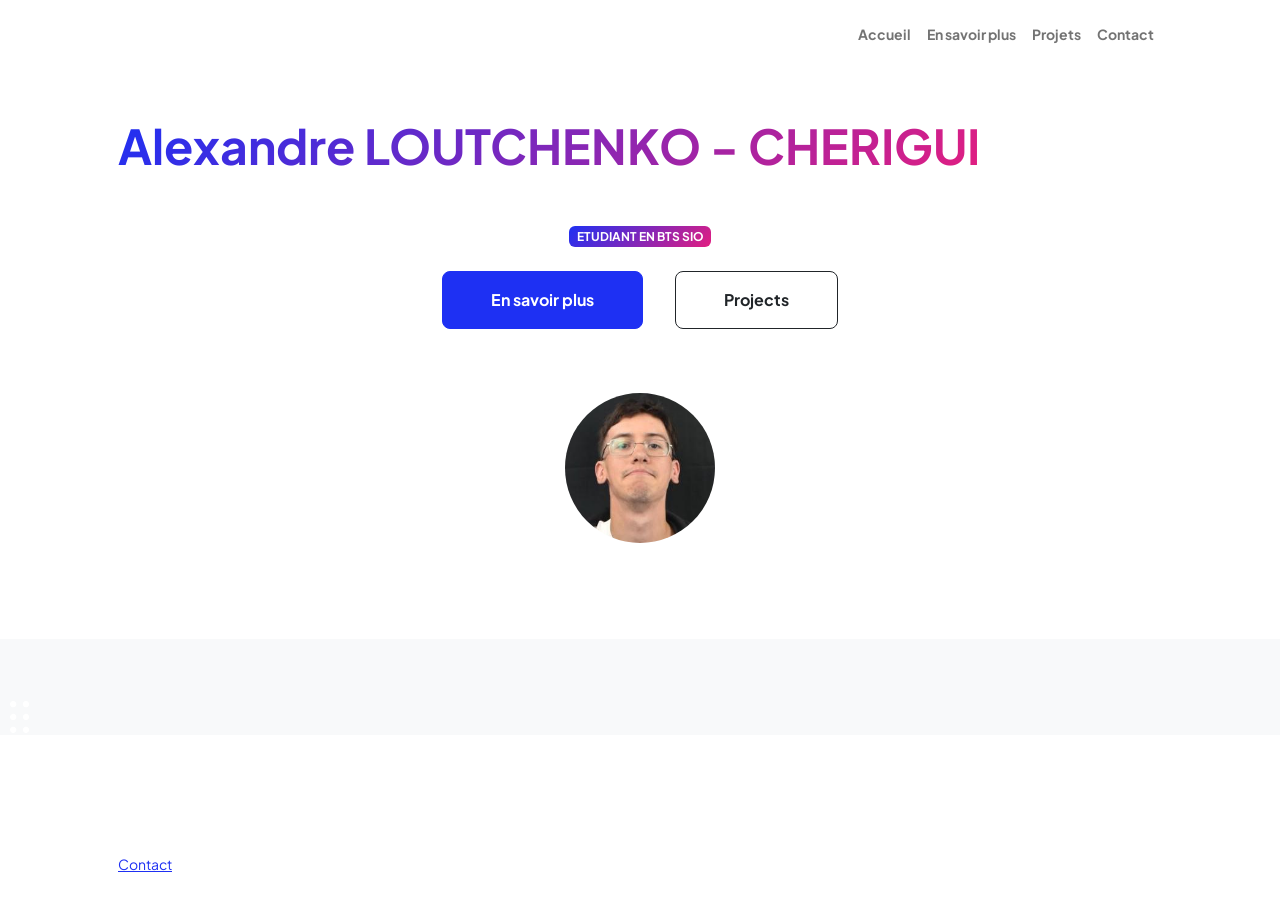
<file: index.html>
<!DOCTYPE html>
<html lang="fr">
    <head>
        <meta charset="utf-8" />
        <meta name="viewport" content="width=device-width, initial-scale=1, shrink-to-fit=no" />
        <meta name="description" content="" />
        <meta name="author" content="" />
        <title>Alexandre LOUTCHENKO - CHERIGUI </title>
        <!-- Favicon-->
        <link rel="icon" type="image/x-icon" href="assets/favicon.ico" />
        <!-- Custom Google font-->
        <link rel="preconnect" href="https://fonts.googleapis.com" />
        <link rel="preconnect" href="https://fonts.gstatic.com" crossorigin />
        <link href="https://fonts.googleapis.com/css2?family=Plus+Jakarta+Sans:wght@100;200;300;400;500;600;700;800;900&amp;display=swap" rel="stylesheet" />
        <!-- Bootstrap icons-->
        <link href="https://cdn.jsdelivr.net/npm/bootstrap-icons@1.8.1/font/bootstrap-icons.css" rel="stylesheet" />
        <!-- Core theme CSS (includes Bootstrap)-->
        <link href="css/styles.css" rel="stylesheet" />
    </head>
    <body class="d-flex flex-column h-100">
        <main class="flex-shrink-0">
            <!-- Navigation-->
            <nav class="navbar navbar-expand-lg navbar-light bg-white py-3">
                <div class="container px-5">
                    <button class="navbar-toggler" type="button" data-bs-toggle="collapse" data-bs-target="#navbarSupportedContent" aria-controls="navbarSupportedContent" aria-expanded="false" aria-label="Toggle navigation"><span class="navbar-toggler-icon"></span></button>
                    <div class="collapse navbar-collapse" id="navbarSupportedContent">
                        <ul class="navbar-nav ms-auto mb-2 mb-lg-0 small fw-bolder">
                            <li class="nav-item"><a class="nav-link" href="index.html">Accueil</a></li>
                            <li class="nav-item"><a class="nav-link" href="resume.html">En savoir plus</a></li>
                            <li class="nav-item"><a class="nav-link" href="projects.html">Projets</a></li>
                            <li class="nav-item"><a class="nav-link" href="contact.html">Contact</a></li>
                        </ul>
                    </div>
                </div>
            </nav>
            <!-- Header-->
            <header class="py-5">
                <div class="container px-5 pb-5">
                    <div class="text-lg-start mb-5">
                        <h1 class="display-5 fw-bolder mb-0"><span class="text-gradient d-inline">Alexandre LOUTCHENKO - CHERIGUI</span></h1>
                    </div>
                    <div class="row gx-5 align-items-center">
                        <div class="col-xxl-5">
                            <!-- Header text content-->
                            <div class="text-center text-xxl-start">
                                <div class="badge bg-gradient-primary-to-secondary text-white mb-4"><div class="text-uppercase">Etudiant en BTS SIO</div></div>
                                <div class="d-grid gap-3 d-sm-flex justify-content-sm-center justify-content-xxl-start mb-3">
                                    <a class="btn btn-primary btn-lg px-5 py-3 me-sm-3 fs-6 fw-bolder" href="resume.html">En savoir plus</a>
                                    <a class="btn btn-outline-dark btn-lg px-5 py-3 fs-6 fw-bolder" href="projects.html">Projects</a>
                                </div>
                            </div>
                        </div>
                        <div class="col-xxl-7">
                            <!-- Header profile picture-->
                            <div class="d-flex justify-content-center mt-5 mt-xxl-0">
                                <div class="profile bg-gradient-primary-to-secondary">
                                    <!-- TIP: For best results, use a photo with a transparent background like the demo example below-->
                                    <!-- Watch a tutorial on how to do this on YouTube (link)-->
                                    <img class="profile-img" src="assets/moi.png" alt="Mon profil" />
                                    <div class="dots-1">
                                        <!-- SVG Dots-->
                                        <svg version="1.1" xmlns="http://www.w3.org/2000/svg" xmlns:xlink="http://www.w3.org/1999/xlink" x="0px" y="0px" viewBox="0 0 191.6 1215.4" style="enable-background: new 0 0 191.6 1215.4" xml:space="preserve">
                                            <g transform="translate(0.000000,1280.000000) scale(0.100000,-0.100000)">
                                                <path d="M227.7,12788.6c-105-35-200-141-222-248c-43-206,163-412,369-369c155,32,275,190,260,339c-11,105-90,213-190,262        C383.7,12801.6,289.7,12808.6,227.7,12788.6z"></path>
                                                <path d="M1507.7,12788.6c-151-50-253-216-222-362c25-119,136-230,254-255c194-41,395,142,375,339c-11,105-90,213-190,262        C1663.7,12801.6,1569.7,12808.6,1507.7,12788.6z"></path>
                                                <path d="M227.7,11508.6c-105-35-200-141-222-248c-43-206,163-412,369-369c155,32,275,190,260,339c-11,105-90,213-190,262        C383.7,11521.6,289.7,11528.6,227.7,11508.6z"></path>
                                                <path d="M1507.7,11508.6c-151-50-253-216-222-362c25-119,136-230,254-255c194-41,395,142,375,339c-11,105-90,213-190,262        C1663.7,11521.6,1569.7,11528.6,1507.7,11508.6z"></path>
                                                <path d="M227.7,10228.6c-105-35-200-141-222-248c-43-206,163-412,369-369c155,32,275,190,260,339c-11,105-90,213-190,262        C383.7,10241.6,289.7,10248.6,227.7,10228.6z"></path>
                                                <path d="M1507.7,10228.6c-105-35-200-141-222-248c-43-206,163-412,369-369c155,32,275,190,260,339c-11,105-90,213-190,262        C1663.7,10241.6,1569.7,10248.6,1507.7,10228.6z"></path>
                                                <path d="M227.7,8948.6c-105-35-200-141-222-248c-43-206,163-412,369-369c155,32,275,190,260,339c-11,105-90,213-190,262        C383.7,8961.6,289.7,8968.6,227.7,8948.6z"></path>
                                                <path d="M1507.7,8948.6c-105-35-200-141-222-248c-43-206,163-412,369-369c155,32,275,190,260,339c-11,105-90,213-190,262        C1663.7,8961.6,1569.7,8968.6,1507.7,8948.6z"></path>
                                                <path d="M227.7,7668.6c-105-35-200-141-222-248c-43-206,163-412,369-369c155,32,275,190,260,339c-11,105-90,213-190,262        C383.7,7681.6,289.7,7688.6,227.7,7668.6z"></path>
                                                <path d="M1507.7,7668.6c-105-35-200-141-222-248c-43-206,163-412,369-369c155,32,275,190,260,339c-11,105-90,213-190,262        C1663.7,7681.6,1569.7,7688.6,1507.7,7668.6z"></path>
                                                <path d="M227.7,6388.6c-105-35-200-141-222-248c-43-206,163-412,369-369c155,32,275,190,260,339c-11,105-90,213-190,262        C383.7,6401.6,289.7,6408.6,227.7,6388.6z"></path>
                                                <path d="M1507.7,6388.6c-105-35-200-141-222-248c-43-206,163-412,369-369c155,32,275,190,260,339c-11,105-90,213-190,262        C1663.7,6401.6,1569.7,6408.6,1507.7,6388.6z"></path>
                                                <path d="M227.7,5108.6c-105-35-200-141-222-248c-43-206,163-412,369-369c155,32,275,190,260,339c-11,105-90,213-190,262        C383.7,5121.6,289.7,5128.6,227.7,5108.6z"></path>
                                                <path d="M1507.7,5108.6c-105-35-200-141-222-248c-43-206,163-412,369-369c155,32,275,190,260,339c-11,105-90,213-190,262        C1663.7,5121.6,1569.7,5128.6,1507.7,5108.6z"></path>
                                                <path d="M227.7,3828.6c-105-35-200-141-222-248c-43-206,163-412,369-369c155,32,275,190,260,339c-11,105-90,213-190,262        C383.7,3841.6,289.7,3848.6,227.7,3828.6z"></path>
                                                <path d="M1507.7,3828.6c-105-35-200-141-222-248c-43-206,163-412,369-369c155,32,275,190,260,339c-11,105-90,213-190,262        C1663.7,3841.6,1569.7,3848.6,1507.7,3828.6z"></path>
                                                <path d="M227.7,2548.6c-105-35-200-141-222-248c-43-206,163-412,369-369c155,32,275,190,260,339c-11,105-90,213-190,262        C383.7,2561.6,289.7,2568.6,227.7,2548.6z"></path>
                                                <path d="M1507.7,2548.6c-105-35-200-141-222-248c-43-206,163-412,369-369c155,32,275,190,260,339c-11,105-90,213-190,262        C1663.7,2561.6,1569.7,2568.6,1507.7,2548.6z"></path>
                                                <path d="M227.7,1268.6c-105-35-200-141-222-248c-43-206,163-412,369-369c155,32,275,190,260,339c-11,105-90,213-190,262        C383.7,1281.6,289.7,1288.6,227.7,1268.6z"></path>
                                                <path d="M1507.7,1268.6c-105-35-200-141-222-248c-43-206,163-412,369-369c155,32,275,190,260,339c-11,105-90,213-190,262        C1663.7,1281.6,1569.7,1288.6,1507.7,1268.6z"></path>
                                            </g>
                                        </svg>
                                        <!-- END of SVG dots-->
                                    </div>
                                    <div class="dots-2">
                                        <!-- SVG Dots-->
                                        <svg version="1.1" xmlns="http://www.w3.org/2000/svg" xmlns:xlink="http://www.w3.org/1999/xlink" x="0px" y="0px" viewBox="0 0 191.6 1215.4" style="enable-background: new 0 0 191.6 1215.4" xml:space="preserve">
                                            <g transform="translate(0.000000,1280.000000) scale(0.100000,-0.100000)">
                                                <path d="M227.7,12788.6c-105-35-200-141-222-248c-43-206,163-412,369-369c155,32,275,190,260,339c-11,105-90,213-190,262        C383.7,12801.6,289.7,12808.6,227.7,12788.6z"></path>
                                                <path d="M1507.7,12788.6c-151-50-253-216-222-362c25-119,136-230,254-255c194-41,395,142,375,339c-11,105-90,213-190,262        C1663.7,12801.6,1569.7,12808.6,1507.7,12788.6z"></path>
                                                <path d="M227.7,11508.6c-105-35-200-141-222-248c-43-206,163-412,369-369c155,32,275,190,260,339c-11,105-90,213-190,262        C383.7,11521.6,289.7,11528.6,227.7,11508.6z"></path>
                                                <path d="M1507.7,11508.6c-151-50-253-216-222-362c25-119,136-230,254-255c194-41,395,142,375,339c-11,105-90,213-190,262        C1663.7,11521.6,1569.7,11528.6,1507.7,11508.6z"></path>
                                                <path d="M227.7,10228.6c-105-35-200-141-222-248c-43-206,163-412,369-369c155,32,275,190,260,339c-11,105-90,213-190,262        C383.7,10241.6,289.7,10248.6,227.7,10228.6z"></path>
                                                <path d="M1507.7,10228.6c-105-35-200-141-222-248c-43-206,163-412,369-369c155,32,275,190,260,339c-11,105-90,213-190,262        C1663.7,10241.6,1569.7,10248.6,1507.7,10228.6z"></path>
                                                <path d="M227.7,8948.6c-105-35-200-141-222-248c-43-206,163-412,369-369c155,32,275,190,260,339c-11,105-90,213-190,262        C383.7,8961.6,289.7,8968.6,227.7,8948.6z"></path>
                                                <path d="M1507.7,8948.6c-105-35-200-141-222-248c-43-206,163-412,369-369c155,32,275,190,260,339c-11,105-90,213-190,262        C1663.7,8961.6,1569.7,8968.6,1507.7,8948.6z"></path>
                                                <path d="M227.7,7668.6c-105-35-200-141-222-248c-43-206,163-412,369-369c155,32,275,190,260,339c-11,105-90,213-190,262        C383.7,7681.6,289.7,7688.6,227.7,7668.6z"></path>
                                                <path d="M1507.7,7668.6c-105-35-200-141-222-248c-43-206,163-412,369-369c155,32,275,190,260,339c-11,105-90,213-190,262        C1663.7,7681.6,1569.7,7688.6,1507.7,7668.6z"></path>
                                                <path d="M227.7,6388.6c-105-35-200-141-222-248c-43-206,163-412,369-369c155,32,275,190,260,339c-11,105-90,213-190,262        C383.7,6401.6,289.7,6408.6,227.7,6388.6z"></path>
                                                <path d="M1507.7,6388.6c-105-35-200-141-222-248c-43-206,163-412,369-369c155,32,275,190,260,339c-11,105-90,213-190,262        C1663.7,6401.6,1569.7,6408.6,1507.7,6388.6z"></path>
                                                <path d="M227.7,5108.6c-105-35-200-141-222-248c-43-206,163-412,369-369c155,32,275,190,260,339c-11,105-90,213-190,262        C383.7,5121.6,289.7,5128.6,227.7,5108.6z"></path>
                                                <path d="M1507.7,5108.6c-105-35-200-141-222-248c-43-206,163-412,369-369c155,32,275,190,260,339c-11,105-90,213-190,262        C1663.7,5121.6,1569.7,5128.6,1507.7,5108.6z"></path>
                                                <path d="M227.7,3828.6c-105-35-200-141-222-248c-43-206,163-412,369-369c155,32,275,190,260,339c-11,105-90,213-190,262        C383.7,3841.6,289.7,3848.6,227.7,3828.6z"></path>
                                                <path d="M1507.7,3828.6c-105-35-200-141-222-248c-43-206,163-412,369-369c155,32,275,190,260,339c-11,105-90,213-190,262        C1663.7,3841.6,1569.7,3848.6,1507.7,3828.6z"></path>
                                                <path d="M227.7,2548.6c-105-35-200-141-222-248c-43-206,163-412,369-369c155,32,275,190,260,339c-11,105-90,213-190,262        C383.7,2561.6,289.7,2568.6,227.7,2548.6z"></path>
                                                <path d="M1507.7,2548.6c-105-35-200-141-222-248c-43-206,163-412,369-369c155,32,275,190,260,339c-11,105-90,213-190,262        C1663.7,2561.6,1569.7,2568.6,1507.7,2548.6z"></path>
                                                <path d="M227.7,1268.6c-105-35-200-141-222-248c-43-206,163-412,369-369c155,32,275,190,260,339c-11,105-90,213-190,262        C383.7,1281.6,289.7,1288.6,227.7,1268.6z"></path>
                                                <path d="M1507.7,1268.6c-105-35-200-141-222-248c-43-206,163-412,369-369c155,32,275,190,260,339c-11,105-90,213-190,262        C1663.7,1281.6,1569.7,1288.6,1507.7,1268.6z"></path>
                                            </g>
                                        </svg>
                                        <!-- END of SVG dots-->
                                    </div>
                                    <div class="dots-3">
                                        <!-- SVG Dots-->
                                        <svg version="1.1" xmlns="http://www.w3.org/2000/svg" xmlns:xlink="http://www.w3.org/1999/xlink" x="0px" y="0px" viewBox="0 0 191.6 1215.4" style="enable-background: new 0 0 191.6 1215.4" xml:space="preserve">
                                            <g transform="translate(0.000000,1280.000000) scale(0.100000,-0.100000)">
                                                <path d="M227.7,12788.6c-105-35-200-141-222-248c-43-206,163-412,369-369c155,32,275,190,260,339c-11,105-90,213-190,262        C383.7,12801.6,289.7,12808.6,227.7,12788.6z"></path>
                                                <path d="M1507.7,12788.6c-151-50-253-216-222-362c25-119,136-230,254-255c194-41,395,142,375,339c-11,105-90,213-190,262        C1663.7,12801.6,1569.7,12808.6,1507.7,12788.6z"></path>
                                                <path d="M227.7,11508.6c-105-35-200-141-222-248c-43-206,163-412,369-369c155,32,275,190,260,339c-11,105-90,213-190,262        C383.7,11521.6,289.7,11528.6,227.7,11508.6z"></path>
                                                <path d="M1507.7,11508.6c-151-50-253-216-222-362c25-119,136-230,254-255c194-41,395,142,375,339c-11,105-90,213-190,262        C1663.7,11521.6,1569.7,11528.6,1507.7,11508.6z"></path>
                                                <path d="M227.7,10228.6c-105-35-200-141-222-248c-43-206,163-412,369-369c155,32,275,190,260,339c-11,105-90,213-190,262        C383.7,10241.6,289.7,10248.6,227.7,10228.6z"></path>
                                                <path d="M1507.7,10228.6c-105-35-200-141-222-248c-43-206,163-412,369-369c155,32,275,190,260,339c-11,105-90,213-190,262        C1663.7,10241.6,1569.7,10248.6,1507.7,10228.6z"></path>
                                                <path d="M227.7,8948.6c-105-35-200-141-222-248c-43-206,163-412,369-369c155,32,275,190,260,339c-11,105-90,213-190,262        C383.7,8961.6,289.7,8968.6,227.7,8948.6z"></path>
                                                <path d="M1507.7,8948.6c-105-35-200-141-222-248c-43-206,163-412,369-369c155,32,275,190,260,339c-11,105-90,213-190,262        C1663.7,8961.6,1569.7,8968.6,1507.7,8948.6z"></path>
                                                <path d="M227.7,7668.6c-105-35-200-141-222-248c-43-206,163-412,369-369c155,32,275,190,260,339c-11,105-90,213-190,262        C383.7,7681.6,289.7,7688.6,227.7,7668.6z"></path>
                                                <path d="M1507.7,7668.6c-105-35-200-141-222-248c-43-206,163-412,369-369c155,32,275,190,260,339c-11,105-90,213-190,262        C1663.7,7681.6,1569.7,7688.6,1507.7,7668.6z"></path>
                                                <path d="M227.7,6388.6c-105-35-200-141-222-248c-43-206,163-412,369-369c155,32,275,190,260,339c-11,105-90,213-190,262        C383.7,6401.6,289.7,6408.6,227.7,6388.6z"></path>
                                                <path d="M1507.7,6388.6c-105-35-200-141-222-248c-43-206,163-412,369-369c155,32,275,190,260,339c-11,105-90,213-190,262        C1663.7,6401.6,1569.7,6408.6,1507.7,6388.6z"></path>
                                                <path d="M227.7,5108.6c-105-35-200-141-222-248c-43-206,163-412,369-369c155,32,275,190,260,339c-11,105-90,213-190,262        C383.7,5121.6,289.7,5128.6,227.7,5108.6z"></path>
                                                <path d="M1507.7,5108.6c-105-35-200-141-222-248c-43-206,163-412,369-369c155,32,275,190,260,339c-11,105-90,213-190,262        C1663.7,5121.6,1569.7,5128.6,1507.7,5108.6z"></path>
                                                <path d="M227.7,3828.6c-105-35-200-141-222-248c-43-206,163-412,369-369c155,32,275,190,260,339c-11,105-90,213-190,262        C383.7,3841.6,289.7,3848.6,227.7,3828.6z"></path>
                                                <path d="M1507.7,3828.6c-105-35-200-141-222-248c-43-206,163-412,369-369c155,32,275,190,260,339c-11,105-90,213-190,262        C1663.7,3841.6,1569.7,3848.6,1507.7,3828.6z"></path>
                                                <path d="M227.7,2548.6c-105-35-200-141-222-248c-43-206,163-412,369-369c155,32,275,190,260,339c-11,105-90,213-190,262        C383.7,2561.6,289.7,2568.6,227.7,2548.6z"></path>
                                                <path d="M1507.7,2548.6c-105-35-200-141-222-248c-43-206,163-412,369-369c155,32,275,190,260,339c-11,105-90,213-190,262        C1663.7,2561.6,1569.7,2568.6,1507.7,2548.6z"></path>
                                                <path d="M227.7,1268.6c-105-35-200-141-222-248c-43-206,163-412,369-369c155,32,275,190,260,339c-11,105-90,213-190,262        C383.7,1281.6,289.7,1288.6,227.7,1268.6z"></path>
                                                <path d="M1507.7,1268.6c-105-35-200-141-222-248c-43-206,163-412,369-369c155,32,275,190,260,339c-11,105-90,213-190,262        C1663.7,1281.6,1569.7,1288.6,1507.7,1268.6z"></path>
                                            </g>
                                        </svg>
                                        <!-- END of SVG dots-->
                                    </div>
                                    <div class="dots-4">
                                        <!-- SVG Dots-->
                                        <svg version="1.1" xmlns="http://www.w3.org/2000/svg" xmlns:xlink="http://www.w3.org/1999/xlink" x="0px" y="0px" viewBox="0 0 191.6 1215.4" style="enable-background: new 0 0 191.6 1215.4" xml:space="preserve">
                                            <g transform="translate(0.000000,1280.000000) scale(0.100000,-0.100000)">
                                                <path d="M227.7,12788.6c-105-35-200-141-222-248c-43-206,163-412,369-369c155,32,275,190,260,339c-11,105-90,213-190,262        C383.7,12801.6,289.7,12808.6,227.7,12788.6z"></path>
                                                <path d="M1507.7,12788.6c-151-50-253-216-222-362c25-119,136-230,254-255c194-41,395,142,375,339c-11,105-90,213-190,262        C1663.7,12801.6,1569.7,12808.6,1507.7,12788.6z"></path>
                                                <path d="M227.7,11508.6c-105-35-200-141-222-248c-43-206,163-412,369-369c155,32,275,190,260,339c-11,105-90,213-190,262        C383.7,11521.6,289.7,11528.6,227.7,11508.6z"></path>
                                                <path d="M1507.7,11508.6c-151-50-253-216-222-362c25-119,136-230,254-255c194-41,395,142,375,339c-11,105-90,213-190,262        C1663.7,11521.6,1569.7,11528.6,1507.7,11508.6z"></path>
                                                <path d="M227.7,10228.6c-105-35-200-141-222-248c-43-206,163-412,369-369c155,32,275,190,260,339c-11,105-90,213-190,262        C383.7,10241.6,289.7,10248.6,227.7,10228.6z"></path>
                                                <path d="M1507.7,10228.6c-105-35-200-141-222-248c-43-206,163-412,369-369c155,32,275,190,260,339c-11,105-90,213-190,262        C1663.7,10241.6,1569.7,10248.6,1507.7,10228.6z"></path>
                                                <path d="M227.7,8948.6c-105-35-200-141-222-248c-43-206,163-412,369-369c155,32,275,190,260,339c-11,105-90,213-190,262        C383.7,8961.6,289.7,8968.6,227.7,8948.6z"></path>
                                                <path d="M1507.7,8948.6c-105-35-200-141-222-248c-43-206,163-412,369-369c155,32,275,190,260,339c-11,105-90,213-190,262        C1663.7,8961.6,1569.7,8968.6,1507.7,8948.6z"></path>
                                                <path d="M227.7,7668.6c-105-35-200-141-222-248c-43-206,163-412,369-369c155,32,275,190,260,339c-11,105-90,213-190,262        C383.7,7681.6,289.7,7688.6,227.7,7668.6z"></path>
                                                <path d="M1507.7,7668.6c-105-35-200-141-222-248c-43-206,163-412,369-369c155,32,275,190,260,339c-11,105-90,213-190,262        C1663.7,7681.6,1569.7,7688.6,1507.7,7668.6z"></path>
                                                <path d="M227.7,6388.6c-105-35-200-141-222-248c-43-206,163-412,369-369c155,32,275,190,260,339c-11,105-90,213-190,262        C383.7,6401.6,289.7,6408.6,227.7,6388.6z"></path>
                                                <path d="M1507.7,6388.6c-105-35-200-141-222-248c-43-206,163-412,369-369c155,32,275,190,260,339c-11,105-90,213-190,262        C1663.7,6401.6,1569.7,6408.6,1507.7,6388.6z"></path>
                                                <path d="M227.7,5108.6c-105-35-200-141-222-248c-43-206,163-412,369-369c155,32,275,190,260,339c-11,105-90,213-190,262        C383.7,5121.6,289.7,5128.6,227.7,5108.6z"></path>
                                                <path d="M1507.7,5108.6c-105-35-200-141-222-248c-43-206,163-412,369-369c155,32,275,190,260,339c-11,105-90,213-190,262        C1663.7,5121.6,1569.7,5128.6,1507.7,5108.6z"></path>
                                                <path d="M227.7,3828.6c-105-35-200-141-222-248c-43-206,163-412,369-369c155,32,275,190,260,339c-11,105-90,213-190,262        C383.7,3841.6,289.7,3848.6,227.7,3828.6z"></path>
                                                <path d="M1507.7,3828.6c-105-35-200-141-222-248c-43-206,163-412,369-369c155,32,275,190,260,339c-11,105-90,213-190,262        C1663.7,3841.6,1569.7,3848.6,1507.7,3828.6z"></path>
                                                <path d="M227.7,2548.6c-105-35-200-141-222-248c-43-206,163-412,369-369c155,32,275,190,260,339c-11,105-90,213-190,262        C383.7,2561.6,289.7,2568.6,227.7,2548.6z"></path>
                                                <path d="M1507.7,2548.6c-105-35-200-141-222-248c-43-206,163-412,369-369c155,32,275,190,260,339c-11,105-90,213-190,262        C1663.7,2561.6,1569.7,2568.6,1507.7,2548.6z"></path>
                                                <path d="M227.7,1268.6c-105-35-200-141-222-248c-43-206,163-412,369-369c155,32,275,190,260,339c-11,105-90,213-190,262        C383.7,1281.6,289.7,1288.6,227.7,1268.6z"></path>
                                                <path d="M1507.7,1268.6c-105-35-200-141-222-248c-43-206,163-412,369-369c155,32,275,190,260,339c-11,105-90,213-190,262        C1663.7,1281.6,1569.7,1288.6,1507.7,1268.6z"></path>
                                            </g>
                                        </svg>
                                        <!-- END of SVG dots-->
                                    </div>
                                </div>
                            </div>
                        </div>
                    </div>
                </div>
            </header>
            <!-- About Section-->
            <section class="bg-light py-5">
                <div class="container px-5">
                    <div class="row gx-5 justify-content-center">
                        <div class="col-xxl-8"></div>
                    </div>
                </div>
            </section>
        </main>
        <!-- Footer-->
        <footer class="bg-white py-4 mt-auto">
            <div class="container px-5">
                <div class="row align-items-center justify-content-between flex-column flex-sm-row">
                    <div class="col-auto">
                        <a class="small" href="contact.html">Contact</a>
                    </div>
                </div>
            </div>
        </footer>
        <!-- Bootstrap core JS-->
        <script src="https://cdn.jsdelivr.net/npm/bootstrap@5.2.3/dist/js/bootstrap.bundle.min.js"></script>
        <!-- Core theme JS-->
        <script src="js/scripts.js"></script>
    </body>
</html>
</file>
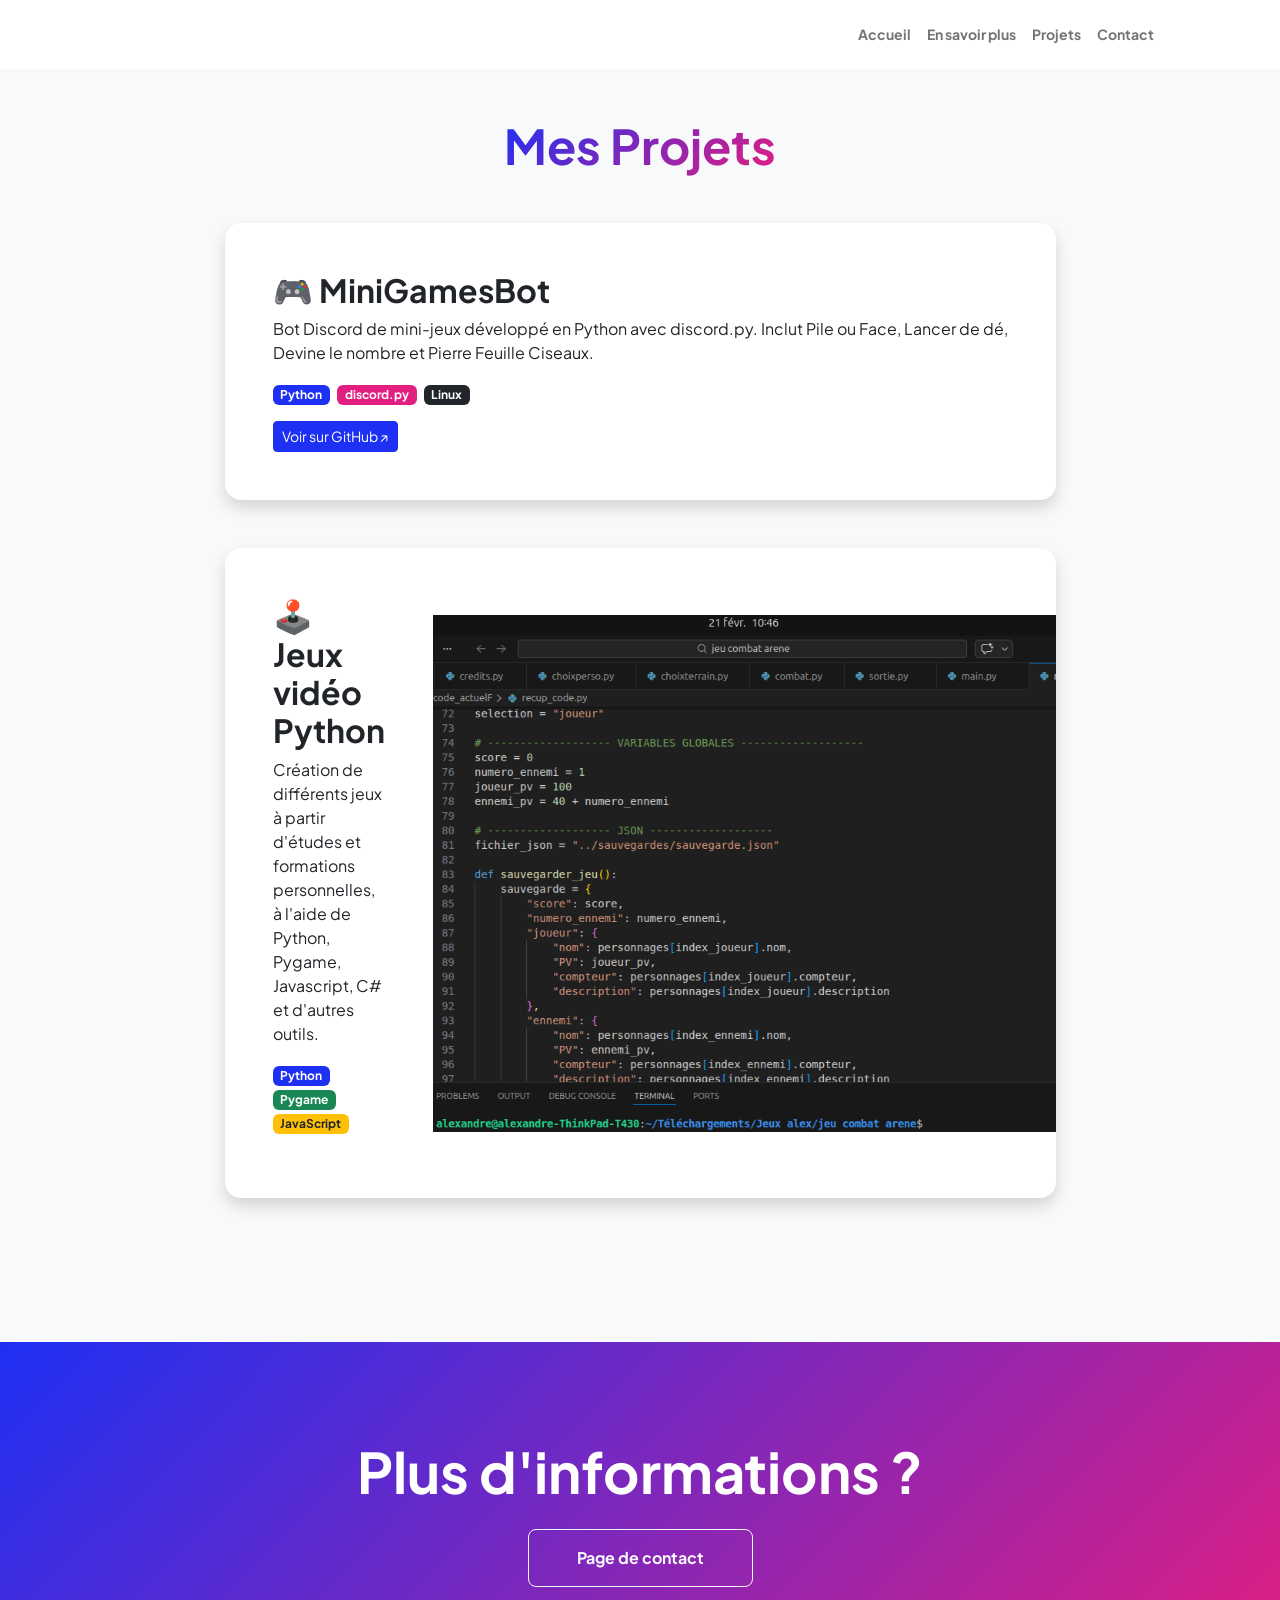
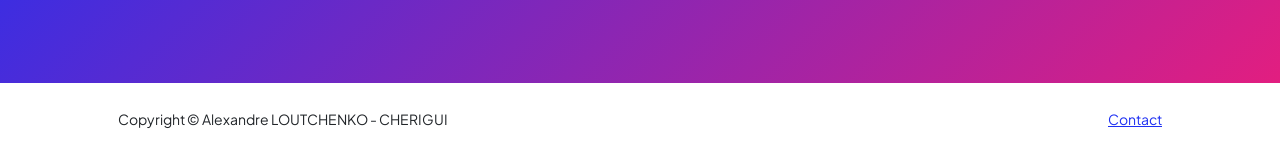
<file: projects.html>
<!DOCTYPE html>
<html lang="fr">
    <head>
        <meta charset="utf-8" />
        <meta name="viewport" content="width=device-width, initial-scale=1, shrink-to-fit=no" />
        <meta name="description" content="" />
        <meta name="author" content="" />
        <title>Projets de Alexandre LOUTCHENKO - CHERIGUI</title>
        <link rel="icon" type="image/x-icon" href="assets/favicon.ico" />
        <link rel="preconnect" href="https://fonts.googleapis.com" />
        <link rel="preconnect" href="https://fonts.gstatic.com" crossorigin />
        <link href="https://fonts.googleapis.com/css2?family=Plus+Jakarta+Sans:wght@100;200;300;400;500;600;700;800;900&display=swap" rel="stylesheet" />
        <link href="https://cdn.jsdelivr.net/npm/bootstrap-icons@1.8.1/font/bootstrap-icons.css" rel="stylesheet" />
        <link href="css/styles.css" rel="stylesheet" />
    </head>
    <body class="d-flex flex-column h-100 bg-light">
        <main class="flex-shrink-0">
            <!-- Navigation-->
            <nav class="navbar navbar-expand-lg navbar-light bg-white py-3">
                <div class="container px-5">
                    <button class="navbar-toggler" type="button" data-bs-toggle="collapse" data-bs-target="#navbarSupportedContent" aria-controls="navbarSupportedContent" aria-expanded="false" aria-label="Toggle navigation"><span class="navbar-toggler-icon"></span></button>
                    <div class="collapse navbar-collapse" id="navbarSupportedContent">
                        <ul class="navbar-nav ms-auto mb-2 mb-lg-0 small fw-bolder">
                            <li class="nav-item"><a class="nav-link" href="index.html">Accueil</a></li>
                            <li class="nav-item"><a class="nav-link" href="resume.html">En savoir plus</a></li>
                            <li class="nav-item"><a class="nav-link" href="projects.html">Projets</a></li>
                            <li class="nav-item"><a class="nav-link" href="contact.html">Contact</a></li>
                        </ul>
                    </div>
                </div>
            </nav>

            <!-- Projets Section-->
            <section class="py-5">
                <div class="container px-2 mb-5">
                    <div class="text-center mb-5">
                        <h1 class="display-5 fw-bolder mb-0"><span class="text-gradient d-inline">Mes Projets</span></h1>
                    </div>
                    <div class="row gx-5 justify-content-center">
                        <div class="col-lg-11 col-xl-9 col-xxl-8">

                            <!-- Projet : MiniGamesBot -->
                            <div class="card overflow-hidden shadow rounded-4 border-0 mb-5">
                                <div class="card-body p-0">
                                    <div class="d-flex align-items-center">
                                        <div class="p-5">
                                            <h2 class="fw-bolder">🎮 MiniGamesBot</h2>
                                            <p>Bot Discord de mini-jeux développé en Python avec discord.py. Inclut Pile ou Face, Lancer de dé, Devine le nombre et Pierre Feuille Ciseaux.</p>
                                            <div class="mb-3">
                                                <span class="badge bg-primary me-1">Python</span>
                                                <span class="badge bg-secondary me-1">discord.py</span>
                                                <span class="badge bg-dark me-1">Linux</span>
                                            </div>
                                            <a href="https://github.com/Alexandre-LOUTCHENKO-CHERIGUI77000/MiniGamesBot" target="_blank" class="btn btn-primary btn-sm">Voir sur GitHub ↗</a>
                                        </div>
                                    </div>
                                </div>
                            </div>

                            <!-- Projet : Jeux Pygame -->
                            <div class="card overflow-hidden shadow rounded-4 border-0 mb-5">
                                <div class="card-body p-0">
                                    <div class="d-flex align-items-center">
                                        <div class="p-5">
                                            <h2 class="fw-bolder">🕹️ Jeux vidéo Python</h2>
                                            <p>Création de différents jeux à partir d'études et formations personnelles, à l'aide de Python, Pygame, Javascript, C# et d'autres outils.</p>
                                            <div class="mb-3">
                                                <span class="badge bg-primary me-1">Python</span>
                                                <span class="badge bg-success me-1">Pygame</span>
                                                <span class="badge bg-warning text-dark me-1">JavaScript</span>
                                            </div>
                                        </div>
                                        <img class="img-fluid" src="assets/ecranCodePygame.png" alt="Extrait d'un code de mon jeu de combat" />
                                    </div>
                                </div>
                            </div>

                        </div>
                    </div>
                </div>
            </section>

            <!-- Call to action -->
            <section class="py-5 bg-gradient-primary-to-secondary text-white">
                <div class="container px-5 my-5">
                    <div class="text-center">
                        <h2 class="display-4 fw-bolder mb-4">Plus d'informations ?</h2>
                        <a class="btn btn-outline-light btn-lg px-5 py-3 fs-6 fw-bolder" href="contact.html">Page de contact</a>
                    </div>
                </div>
            </section>
        </main>

        <!-- Footer-->
        <footer class="bg-white py-4 mt-auto">
            <div class="container px-5">
                <div class="row align-items-center justify-content-between flex-column flex-sm-row">
                    <div class="col-auto"><div class="small m-0">Copyright &copy; Alexandre LOUTCHENKO - CHERIGUI</div></div>
                    <div class="col-auto"><a class="small" href="contact.html">Contact</a></div>
                </div>
            </div>
        </footer>

        <script src="https://cdn.jsdelivr.net/npm/bootstrap@5.2.3/dist/js/bootstrap.bundle.min.js"></script>
        <script src="js/scripts.js"></script>
    </body>
</html>
</file>
